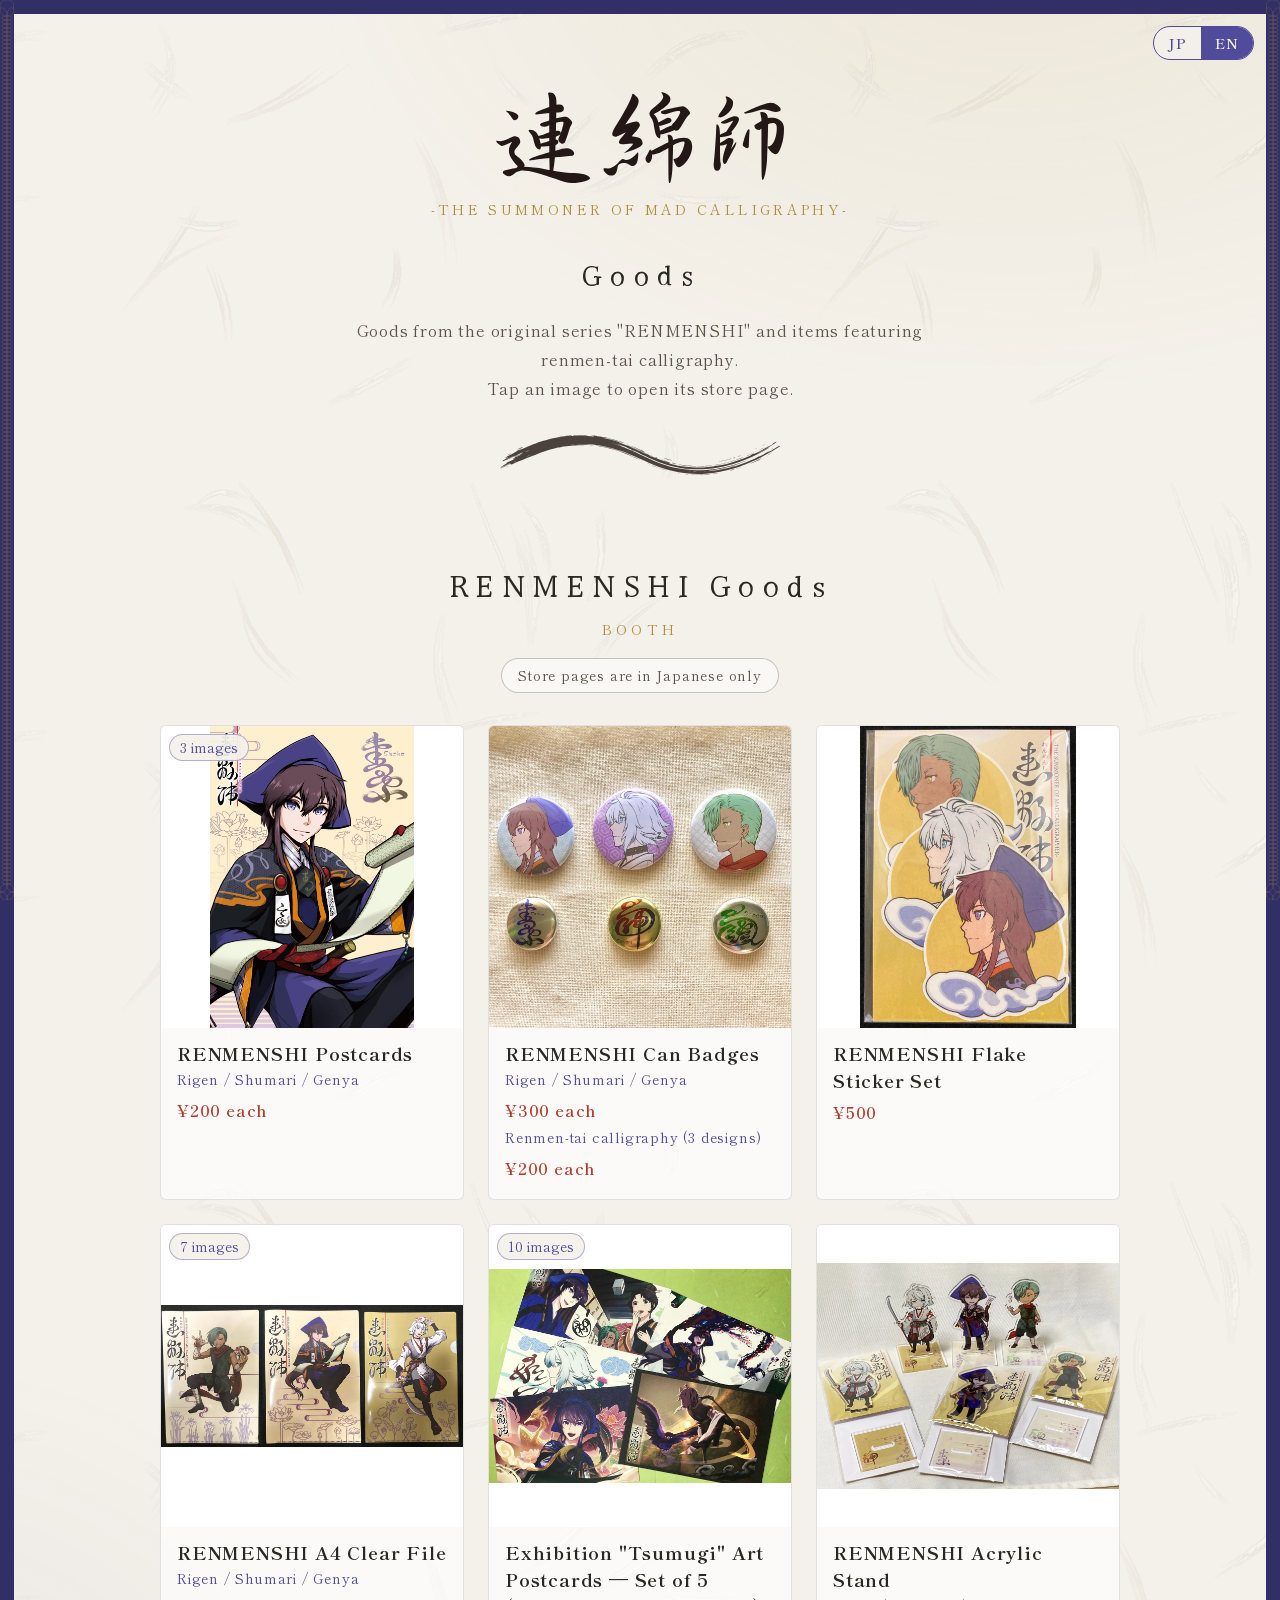
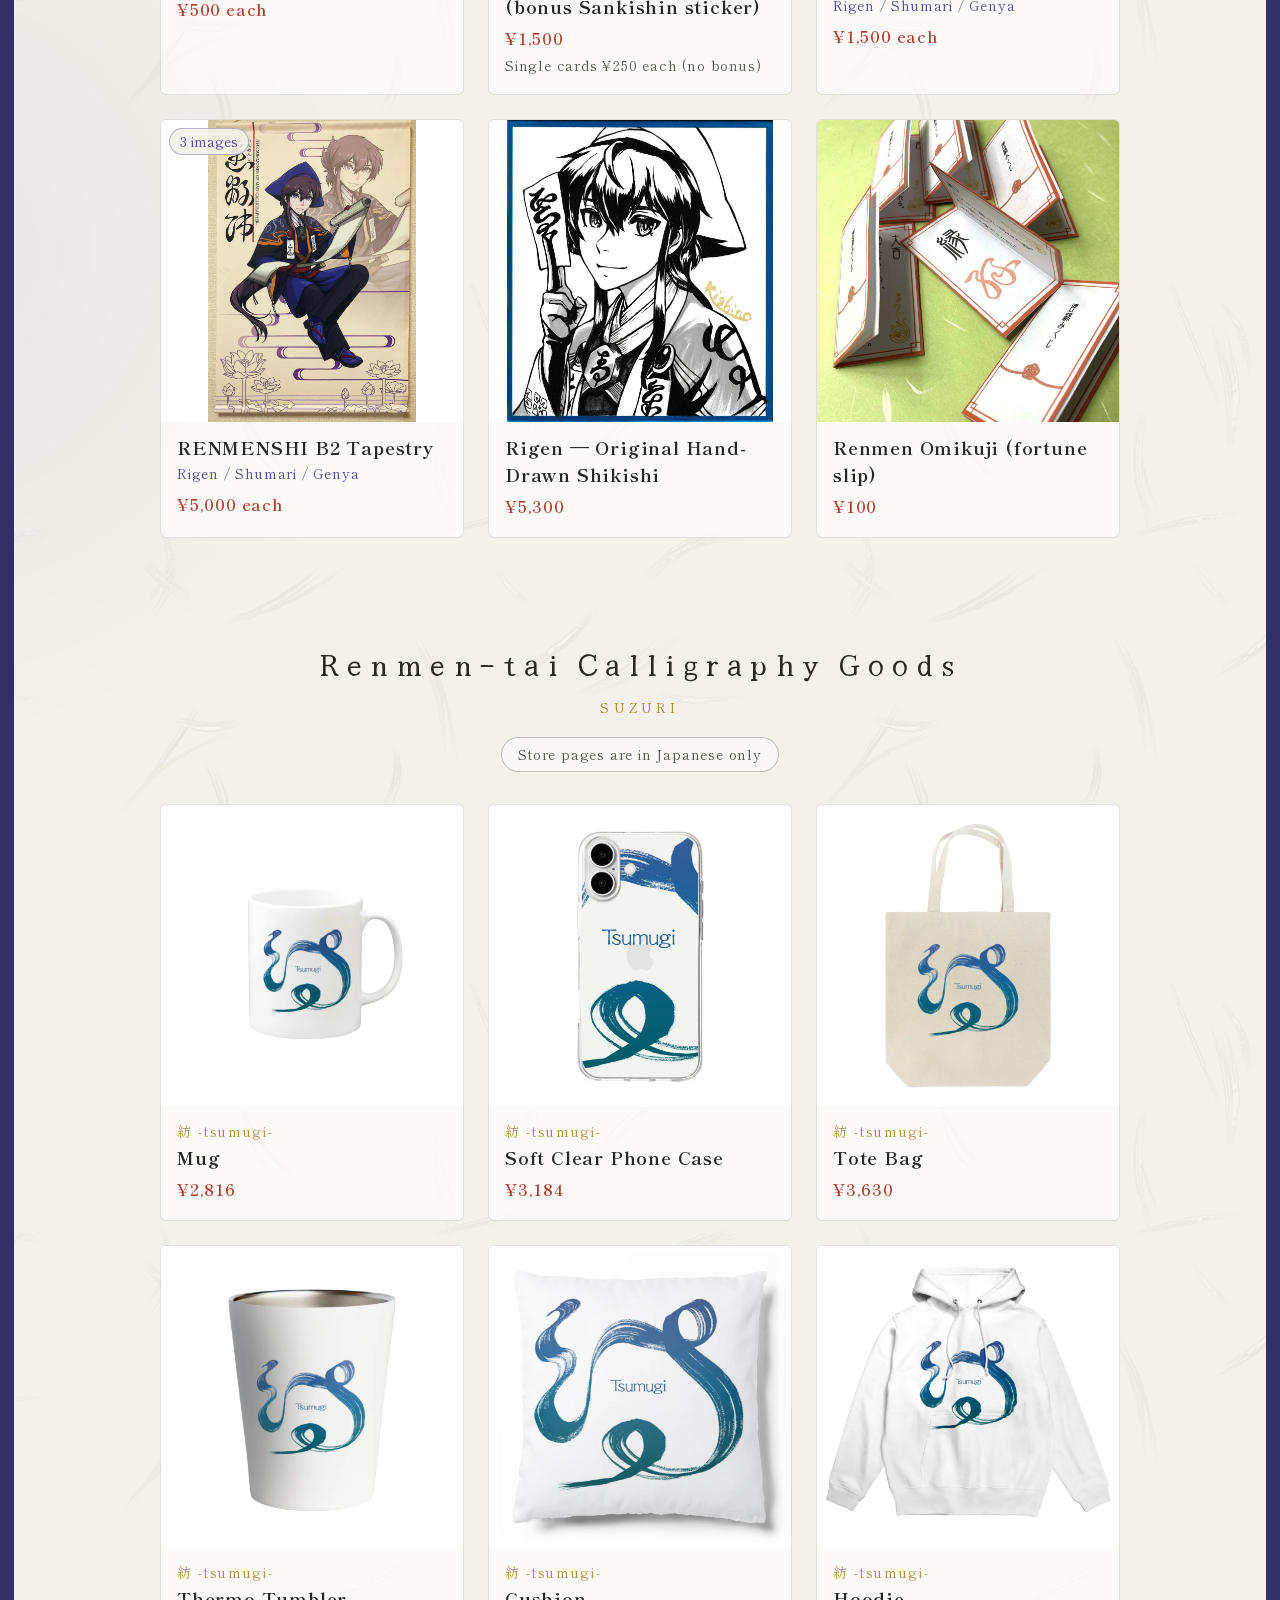
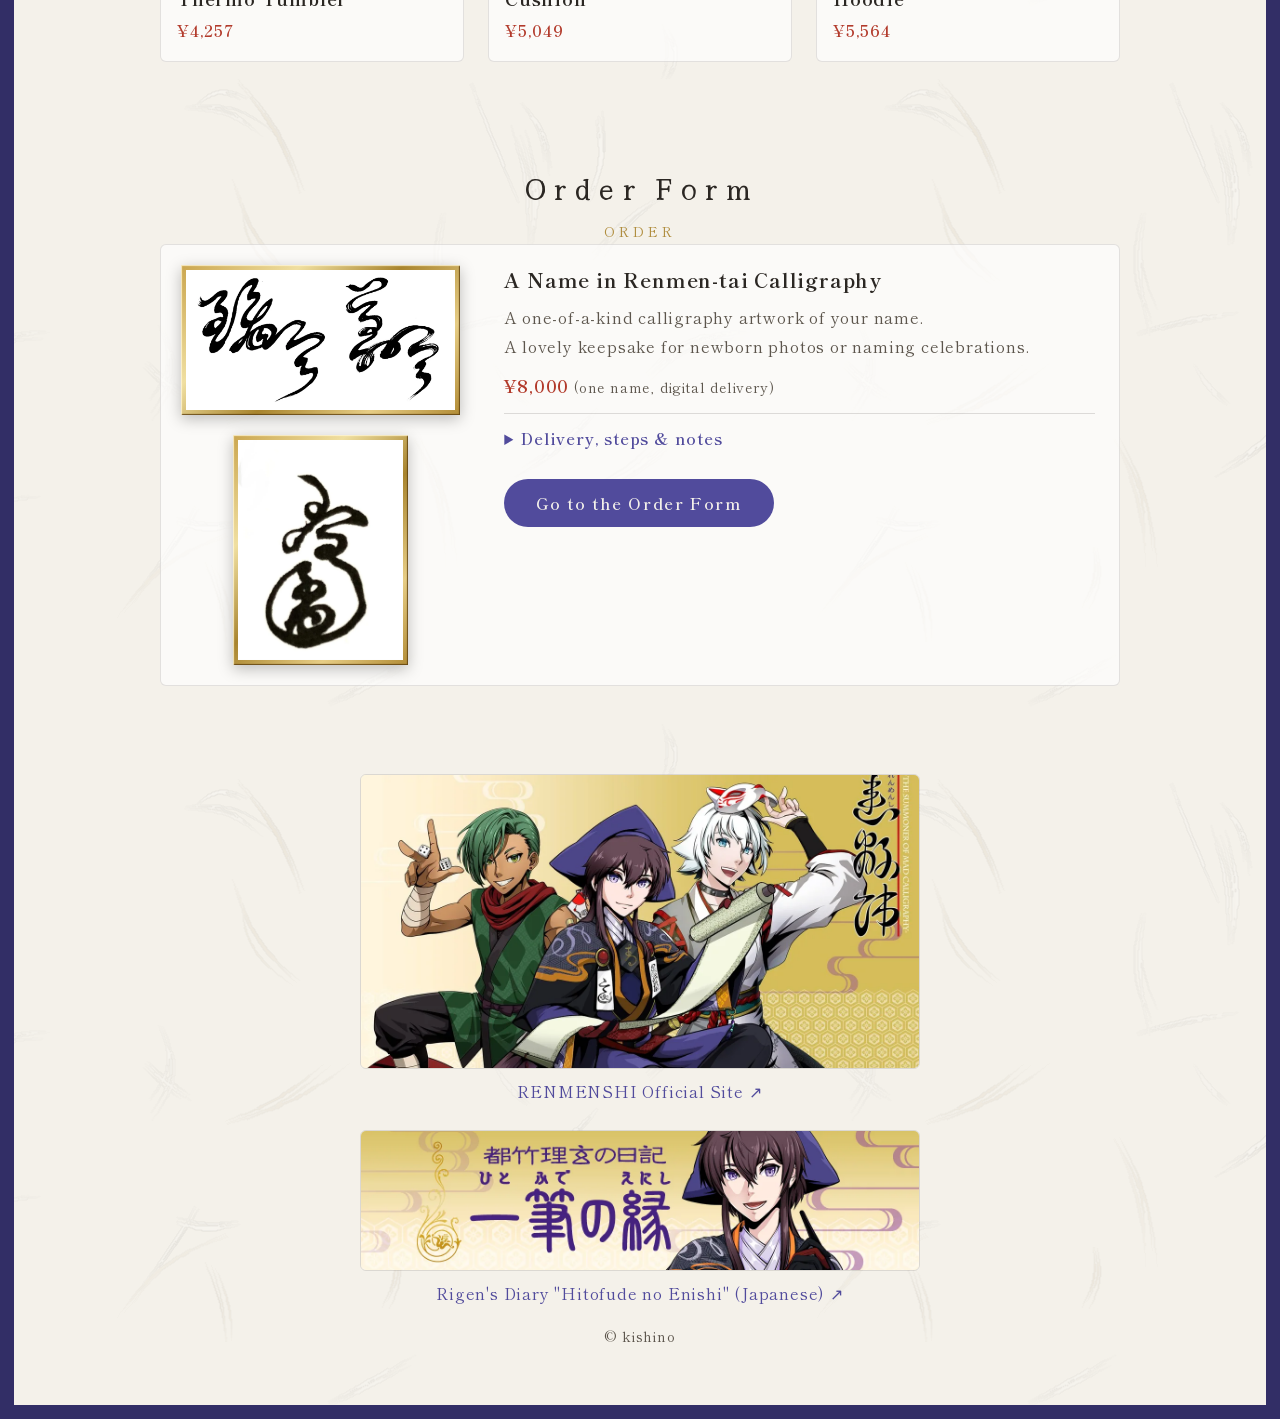
<file: shop/index.html>
<!DOCTYPE html>
<html lang="ja">
<head>
  <meta charset="UTF-8">
  <!-- Google tag (gtag.js)：公式サイトと同じ GA4 プロパティ。公開前に G-RD4MCSPCQ5 が入っているか確認すること -->
  <script async src="https://www.googletagmanager.com/gtag/js?id=G-RD4MCSPCQ5"></script>
  <script>
    window.dataLayer = window.dataLayer || [];
    function gtag() { dataLayer.push(arguments); }
    gtag('js', new Date());
    gtag('config', 'G-RD4MCSPCQ5');
  </script>
  <meta name="viewport" content="width=device-width, initial-scale=1">
  <meta name="robots" content="noai, noimageai">
  <title>『連綿師』グッズ｜RENMENSHI Goods</title>
  <meta name="description" content="kishino のオリジナル作品『連綿師』と連綿体のグッズ一覧。BOOTH・SUZURIの販売ページへご案内します。">
  <link rel="icon" href="favicon.ico">
  <link rel="apple-touch-icon" href="apple-touch-icon.png">
  <link rel="preconnect" href="https://fonts.googleapis.com">
  <link rel="preconnect" href="https://fonts.gstatic.com" crossorigin>
  <link href="https://fonts.googleapis.com/css2?family=Shippori+Mincho:wght@400;600;700&family=Yuji+Syuku&display=swap" rel="stylesheet">
  <link rel="stylesheet" href="assets/common.css">
  <style>

    /* ============ 商品カード ============ */
    .goods-grid {
      display: grid; gap: 24px;
      grid-template-columns: repeat(3, minmax(0, 1fr));
      max-width: 960px; margin: 0 auto;
    }
    .goods-item {
      display: flex; flex-direction: column;
      background: rgba(255, 255, 255, .65);
      border: 1px solid rgba(43, 39, 35, .12); border-radius: 6px; overflow: hidden;
      transition: transform .2s, box-shadow .2s;
    }
    .goods-item:hover { transform: translateY(-3px); box-shadow: 0 8px 20px rgba(50, 46, 102, .15) }

    .goods-img {
      display: block; position: relative; aspect-ratio: 1 / 1; background: #fff;
      width: 100%; padding: 0; border: 0; cursor: pointer; font: inherit;
    }
    .goods-img img { position: absolute; inset: 0; width: 100%; height: 100%; object-fit: contain; display: block }
    .goods-count {
      position: absolute; left: 8px; top: 8px;
      font-size: 14px; color: var(--kon); background: rgba(244, 241, 234, .92);
      border: 1px solid rgba(81, 75, 156, .4); padding: 0 10px; border-radius: 999px;
    }
    .goods-img::after {
      content: attr(data-hint);
      position: absolute; right: 8px; bottom: 8px;
      font-size: 14px; color: var(--washi); background: var(--kon);
      padding: 2px 10px; border-radius: 999px; opacity: 0; transition: opacity .2s;
    }
    .goods-img:hover::after, .goods-img:focus-visible::after { opacity: 1 }
    .goods-img .noimg {
      position: absolute; inset: 0; display: grid; place-items: center;
      color: var(--sumi-usu); font-size: 14px; background: var(--washi-deep);
    }

    .goods-body { padding: 12px 16px 16px }
    .goods-series { font-size: 14px; color: var(--kin); letter-spacing: .12em }
    .goods-name { font-size: 18px; font-weight: 700; line-height: 1.5; word-break: keep-all; overflow-wrap: anywhere }
    .goods-name a { color: inherit; text-decoration: none }
    .goods-name a:hover { color: var(--kon) }
    .goods-price { margin-top: 4px; font-size: 16px; color: var(--shu); font-weight: 600 }
    .goods-vars { font-size: 14px; color: var(--kon); word-break: keep-all }
    .goods-note { font-size: 14px; color: var(--sumi-usu) }

    /* ============ オーダーフォーム ============ */
    .order-card {
      display: grid; grid-template-columns: minmax(0, 1fr) minmax(280px, 2fr); max-width: 960px; margin: 0 auto;
      background: rgba(255, 255, 255, .65); border: 1px solid rgba(43, 39, 35, .12); border-radius: 6px; overflow: hidden;
    }
    .order-samples { display: flex; flex-direction: column; align-items: center; justify-content: center; gap: 20px; padding: 20px }
    /* 金縁（公式サイトの個展作品の額と同じ配色）。作例1枚ごとに囲って別の作品だと分かるようにする */
    .gold-frame {
      display: block; max-width: 100%; padding: 5px;
      background: linear-gradient(135deg, #caa54e, #f0dfa0 28%, #a8842e 52%, #e7cd85 78%, #b28c36);
      box-shadow:
        inset 1px 1px 1px rgba(255, 246, 214, .85),
        inset -1px -1px 1px rgba(92, 62, 14, .85),
        0 4px 14px rgba(0, 0, 0, .25);
    }
    .gold-frame img { display: block; max-width: 100%; max-height: 220px; width: auto; height: auto; background: #fff }
    .order-info { padding: 20px 24px 24px }
    .order-title { font-size: 20px; line-height: 1.5; word-break: keep-all; overflow-wrap: anywhere }
    .order-lead { margin-top: 8px; color: var(--sumi-usu) }
    .order-price { margin-top: 8px; font-size: 18px }
    .order-price small { font-size: 14px; color: var(--sumi-usu); font-weight: 400 }
    .order-details { margin-top: 12px; border-top: 1px solid rgba(43, 39, 35, .15) }
    .order-details summary {
      cursor: pointer; padding: 10px 0; color: var(--kon); font-weight: 600; transition: color .2s;
    }
    .order-details summary:hover { color: var(--shu) }
    .order-spec { display: grid; grid-template-columns: auto 1fr; gap: 4px 16px; font-size: 15px }
    .order-spec dt { color: var(--kin); font-weight: 600; white-space: nowrap }
    .order-steps {
      margin-top: 12px; padding: 0; list-style: none; counter-reset: step;
      display: flex; flex-direction: column; gap: 6px; font-size: 15px;
    }
    .order-steps li { counter-increment: step; display: flex; align-items: flex-start }
    .order-steps li::before {
      content: counter(step); flex: none; display: inline-grid; place-items: center;
      width: 22px; height: 22px; margin: 3px 8px 0 0; border-radius: 50%;
      background: var(--kon); color: var(--washi); font-size: 14px;
      /* Shippori Mincho の数字は字面が下寄りなので、行の高さを詰めて少し持ち上げ、円の中心に合わせる */
      line-height: 1; padding-bottom: 2px;
    }
    .order-notes { margin: 12px 0 0 1.2em; font-size: 15px; color: var(--sumi-usu) }
    .order-info .btn { margin-top: 16px }

    /* ============ ギャラリー（拡大表示） ============ */
    .lightbox {
      position: fixed; inset: 0; z-index: 100;
      display: grid; place-items: center; padding: 16px;
      background: rgba(30, 27, 60, .82);
    }
    .lightbox[hidden] { display: none }
    .lb-panel {
      width: min(880px, 100%); max-height: calc(100vh - 32px); overflow: auto;
      background: var(--washi); border-radius: 8px; padding: 16px 16px 24px;
      display: flex; flex-direction: column; align-items: center; gap: 12px;
    }
    .lb-head { width: 100%; display: flex; align-items: flex-start; gap: 12px }
    .lb-title { flex: 1; font-weight: 700; font-size: 18px; line-height: 1.5 }
    .lb-close {
      width: 40px; height: 40px; flex: none; border: 0; border-radius: 50%;
      font-size: 24px; line-height: 1; color: var(--sumi); background: transparent; cursor: pointer;
      transition: background .2s;
    }
    .lb-close:hover { background: rgba(43, 39, 35, .1) }
    .lb-stage { position: relative; width: 100%; display: grid; place-items: center; background: #fff; border-radius: 4px }
    .lb-img { max-width: 100%; max-height: min(62vh, 640px); object-fit: contain; display: block }
    .lb-nav {
      position: absolute; top: 50%; transform: translateY(-50%);
      width: 44px; height: 44px; border: 0; border-radius: 50%;
      font-size: 28px; line-height: 1; color: var(--washi); background: rgba(50, 46, 102, .7); cursor: pointer;
      transition: background .2s;
    }
    .lb-nav:hover { background: var(--kon) }
    .lb-prev { left: 8px }
    .lb-next { right: 8px }
    .lb-meta { width: 100%; display: flex; justify-content: space-between; gap: 12px; color: var(--sumi-usu) }
    .lb-count { flex: none; letter-spacing: .1em }
    .lb-thumbs { display: flex; flex-wrap: wrap; justify-content: center; gap: 8px }
    .lb-thumbs button {
      width: 64px; height: 64px; padding: 0; background: #fff; cursor: pointer;
      border: 2px solid transparent; border-radius: 4px; opacity: .6; transition: opacity .2s, border-color .2s;
    }
    .lb-thumbs button:hover { opacity: 1 }
    .lb-thumbs button[aria-current="true"] { border-color: var(--kon); opacity: 1 }
    .lb-thumbs img { width: 100%; height: 100%; object-fit: contain; display: block }
    .lb-shop { margin-top: 4px }

    footer {
      text-align: center; padding: 40px 24px 56px; color: var(--sumi-usu);
    }
    .banners { display: grid; gap: 24px; max-width: 560px; margin: 0 auto }
    .banner { display: block; color: var(--kon); text-decoration: none; transition: color .2s }
    .banner img {
      width: 100%; height: auto; display: block; border-radius: 6px;
      border: 1px solid rgba(43, 39, 35, .12); transition: transform .2s, box-shadow .2s;
    }
    .banner:hover { color: var(--shu) }
    .banner:hover img { transform: translateY(-3px); box-shadow: 0 8px 20px rgba(50, 46, 102, .18) }
    .banner-label { display: block; margin-top: 8px }
    footer small { display: block; margin-top: 16px; font-size: 14px }

    @media (max-width: 640px) {
      .order-card { grid-template-columns: 1fr }
      .order-info { padding: 16px }
    }

    @media (max-width: 560px) {
      .goods-grid { grid-template-columns: repeat(2, minmax(0, 1fr)); gap: 12px }
      .goods-body { padding: 8px 12px 12px }
      .goods-name { font-size: 16px }
      section { padding: 40px 16px }
    }
  </style>
</head>
<body>
  <div class="kikko-frame" aria-hidden="true"></div>

  <div class="lang-switch" role="group" aria-label="Language">
    <button type="button" data-lang="ja" title="日本語で表示">JP</button>
    <button type="button" data-lang="en" title="Show in English">EN</button>
  </div>

  <div class="page">
    <header>
      <img class="logo" src="assets/renmenshi.svg" alt="連綿師" draggable="false">
      <p class="logo-en">-THE SUMMONER OF MAD CALLIGRAPHY-</p>
      <h1 class="page-title">
        <span class="ja">グッズ一覧</span><span class="en">Goods</span>
      </h1>
      <p class="lead">
        <span class="ja">オリジナル作品『連綿師』と、連綿体のグッズを販売しています。<br>画像を押すと販売ページが開きます。</span>
        <span class="en">Goods from the original series "RENMENSHI" and items featuring renmen-tai calligraphy.<br>Tap an image to open its store page.</span>
      </p>
      <img class="ink-divider" src="assets/sumisen.svg" alt="" draggable="false">
    </header>

    <main>
      <section id="booth">
        <h2 class="sec-title"><span class="ja">『連綿師』グッズ</span><span class="en">RENMENSHI Goods</span></h2>
        <p class="sec-sub">BOOTH</p>
        <p class="jp-only"><span class="ja">販売ページは日本語のみです</span><span class="en">Store pages are in Japanese only</span></p>
        <div class="goods-grid" data-list="booth"></div>
      </section>

      <section id="suzuri">
        <h2 class="sec-title"><span class="ja">連綿体グッズ</span><span class="en">Renmen-tai Calligraphy Goods</span></h2>
        <p class="sec-sub">SUZURI</p>
        <p class="jp-only"><span class="ja">販売ページは日本語のみです</span><span class="en">Store pages are in Japanese only</span></p>
        <div class="goods-grid" data-list="suzuri"></div>
      </section>

      <section id="order" class="order">
        <h2 class="sec-title"><span class="ja">オーダーフォーム</span><span class="en">Order Form</span></h2>
        <p class="sec-sub">ORDER</p>

        <article class="order-card">
          <div class="order-samples">
            <span class="gold-frame"><img src="images/order made/Sora_Riku.webp" alt="連綿体で書いたお名前の作例1" draggable="false"></span>
            <span class="gold-frame"><img src="images/order made/Leon.webp" alt="連綿体で書いたお名前の作例2" draggable="false"></span>
          </div>
          <div class="order-info">
            <h3 class="order-title">
              <span class="ja">お名前を<wbr>連綿体で書きます</span>
              <span class="en">A Name in Renmen-tai Calligraphy</span>
            </h3>
            <p class="order-lead">
              <span class="ja"><span class="nb">一点ものの書作品として</span><span class="nb">お書きします。</span><br><span class="nb">ニューボーンフォトや</span><span class="nb">命名の記念にもどうぞ。</span></span>
              <span class="en">A one-of-a-kind calligraphy artwork of your name.<br>A lovely keepsake for newborn photos or naming celebrations.</span>
            </p>
            <p class="goods-price order-price">
              <span class="ja">¥8,000<small>（1名分・データ納品）</small></span>
              <span class="en">¥8,000<small> (one name, digital delivery)</small></span>
            </p>

            <details class="order-details">
              <summary title="クリックで開閉します / Click to open or close">
                <span class="ja">納品形式・流れ・ご注意を見る</span><span class="en">Delivery, steps &amp; notes</span>
              </summary>
              <dl class="order-spec">
                <dt><span class="ja">納品</span><span class="en">Delivery</span></dt>
                <dd><span class="ja">PDF（A4サイズまで）と、背景が透明なPNGの2点</span><span class="en">PDF (up to A4) + transparent PNG</span></dd>
                <dt><span class="ja">文字数</span><span class="en">Length</span></dt>
                <dd><span class="ja">2文字程度（3文字以上はご相談ください）</span><span class="en">About 2 characters (please ask about 3 or more)</span></dd>
                <dt><span class="ja">納期</span><span class="en">Delivery time</span></dt>
                <dd><span class="ja">ご入金確認後から約2週間</span><span class="en">About 2 weeks after payment is confirmed</span></dd>
                <dt><span class="ja">お支払い</span><span class="en">Payment</span></dt>
                <dd><span class="ja">全額前払い（ゆうちょ銀行へのお振込／JPYC〈Polygon〉）<br>クレジットカードをご希望の方はご相談ください</span><span class="en">Full payment in advance (bank transfer to Japan Post Bank / JPYC on Polygon)<br>If you'd like to pay by credit card, please ask.</span></dd>
                <dt><span class="ja">ご利用</span><span class="en">Use</span></dt>
                <dd><span class="ja">個人の記念としてお使いください（商用はご相談ください）</span><span class="en">For personal keepsakes (please ask about commercial use)</span></dd>
              </dl>
              <ol class="order-steps">
                <li><span class="ja">申し込みフォームから送信</span><span class="en">Send the order form</span></li>
                <li><span class="ja">お受けできるかをご連絡</span><span class="en">We reply whether we can take it</span></li>
                <li><span class="ja">お支払い（全額前払い）</span><span class="en">Payment (in full, in advance)</span></li>
                <li><span class="ja">作風の候補から1つ選んでいただく</span><span class="en">Choose one style from the drafts</span></li>
                <li><span class="ja">清書して納品</span><span class="en">Final piece delivered</span></li>
              </ol>
              <ul class="order-notes">
                <li><span class="ja"><span class="nb">お名前の文字によっては、</span><span class="nb">連綿体に向かず</span><span class="nb">お受けできない場合がございます。</span><br><span class="nb">あらかじめご了承ください。</span></span><span class="en">Some names may not suit renmen-tai; in that case we may decline the request.<br>Thank you for your understanding.</span></li>
                <li><span class="ja"><span class="nb">一点ものの作品として</span><span class="nb">お書きするため、</span><br><span class="nb">清書後の部分的な修正には</span><span class="nb">お応えいたしかねます。</span></span><span class="en">As each piece is an original artwork,<br>partial revisions after the final piece are not available.</span></li>
              </ul>
            </details>

            <!-- 申し込みフォームは同じフォルダの order.html（同じタブで開く）。空にすると「準備中」になる -->
            <a class="btn" id="order-btn"></a>
          </div>
        </article>
      </section>
    </main>

    <footer>
      <div class="banners">
        <a class="banner" href="https://renmenshi.kishino-artworks.com/" target="_blank" rel="noopener" title="『連綿師』公式サイト（別タブで開きます） / RENMENSHI Official Site (opens in a new tab)">
          <img src="assets/banner_renmenshi.webp" alt="『連綿師』公式サイト" draggable="false">
          <span class="banner-label"><span class="ja">『連綿師』公式サイト</span><span class="en">RENMENSHI Official Site</span> ↗</span>
        </a>
        <a class="banner" href="https://tsudukirigen.substack.com/" target="_blank" rel="noopener" title="理玄の日記『一筆の縁』（別タブで開きます） / Rigen's Diary (opens in a new tab)">
          <img src="assets/banner_hitofude.webp" alt="都竹理玄の日記『一筆の縁』" draggable="false">
          <span class="banner-label"><span class="ja">理玄の日記『一筆の縁』</span><span class="en">Rigen's Diary "Hitofude no Enishi" (Japanese)</span> ↗</span>
        </a>
      </div>
      <small>© kishino</small>
    </footer>
  </div>

  <div id="lightbox" class="lightbox" role="dialog" aria-modal="true" aria-label="Gallery" hidden>
    <div class="lb-panel">
      <div class="lb-head">
        <p class="lb-title"></p>
        <button type="button" class="lb-close" title="閉じる / Close" aria-label="Close">×</button>
      </div>
      <div class="lb-stage">
        <button type="button" class="lb-nav lb-prev" title="前の画像 / Previous" aria-label="Previous">‹</button>
        <img class="lb-img" alt="" draggable="false">
        <button type="button" class="lb-nav lb-next" title="次の画像 / Next" aria-label="Next">›</button>
      </div>
      <p class="lb-meta"><span class="lb-cap"></span><span class="lb-count"></span></p>
      <div class="lb-thumbs"></div>
      <a class="btn lb-shop" target="_blank" rel="noopener"></a>
    </div>
  </div>

  <script>
    /* ===== オーダーフォームのURL（未設定のあいだは空のまま） ===== */
    const ORDER_FORM_URL = "order.html";

    /* ===== 商品データ =====
       imgs … 画像の一覧。1枚なら画像を押すと販売ページへ、2枚以上なら拡大表示（ギャラリー）が開く
       画像は { src, ja, en } で書く（ja/en は拡大表示のときの説明。不要なら src の文字列だけでよい）
       imgs が空なら「画像準備中」を表示する */
    const B = "images/booth/";
    const GOODS = {
      booth: {
        shop: "BOOTH",
        // 並びは表示価格の安い順。連綿みくじはおまけなので最後（3列表示で右下）
        items: [
          { url: "https://lmaworks.booth.pm/items/7155207",
            ja: "【連綿師】|ポストカード", en: "RENMENSHI Postcards", price: "各¥200", priceEn: "¥200 each", vars: { ja: "理玄／|シュマリ／|玄也", en: "Rigen / Shumari / Genya" },
            imgs: [
              { src: B + "Postcard_縦断裁-_Renmenshi_Rigen.webp", ja: "理玄", en: "Rigen" },
              { src: B + "Postcard_縦断裁-_Renmenshi_Shumari.webp", ja: "シュマリ", en: "Shumari" },
              { src: B + "Postcard_縦断裁-_Renmenshi_Genya.webp", ja: "玄也", en: "Genya" },
            ] },
          { url: "https://lmaworks.booth.pm/items/7155336",
            ja: "【連綿師】|カンバッジ", en: "RENMENSHI Can Badges",
            // 種類ごとに価格が違うときは rows で「種類→価格」を並べる
            rows: [
              { vars: { ja: "理玄／|シュマリ／|玄也", en: "Rigen / Shumari / Genya" }, price: "各¥300", priceEn: "¥300 each" },
              { vars: { ja: "連綿体|（書家／|大神／|大蛇）", en: "Renmen-tai calligraphy (3 designs)" }, price: "各¥200", priceEn: "¥200 each" },
            ],
            imgs: [B + "カンバッジ.webp"] },
          { url: "https://lmaworks.booth.pm/items/7155584",
            ja: "【連綿師】|フレークシール|セット", en: "RENMENSHI Flake Sticker Set", price: "¥500",
            imgs: [B + "フレークシールセット_1500x2105.webp"] },
          { url: "https://lmaworks.booth.pm/items/7155569",
            ja: "【連綿師】|A4|クリアファイル", en: "RENMENSHI A4 Clear File", price: "各¥500", priceEn: "¥500 each", vars: { ja: "理玄／|シュマリ／|玄也", en: "Rigen / Shumari / Genya" },
            imgs: [
              { src: B + "3人衆_クリアファイル.webp", ja: "3キャラセット", en: "Set of 3" },
              { src: B + "理玄_クリアファイル.webp", ja: "理玄", en: "Rigen" },
              { src: B + "PrintPac_clearfile_A4_Rigen_ol.webp", ja: "理玄（表・裏）", en: "Rigen (front & back)" },
              { src: B + "シュマリ_クリアファイル.webp", ja: "シュマリ", en: "Shumari" },
              { src: B + "PrintPac_clearfile_A4_Shumari_ol.webp", ja: "シュマリ（表・裏）", en: "Shumari (front & back)" },
              { src: B + "玄也_クリアファイル.webp", ja: "玄也", en: "Genya" },
              { src: B + "PrintPac_clearfile_A4_Genya_ol.webp", ja: "玄也（表・裏）", en: "Genya (front & back)" },
            ] },
          { url: "https://lmaworks.booth.pm/items/8662568",
            ja: "個展【紡】|作品|ポストカード| 全5種|セット\n（特典：|三貴神|ステッカー付）", en: "Exhibition \"Tsumugi\" Art Postcards — Set of 5\n(bonus Sankishin sticker)",
            price: "¥1,500",
            note: { ja: "単品 ¥250　|※特典は無し", en: "Single cards ¥250 each (no bonus)" },
            imgs: [
              { src: B + "個展作品ポスカ5枚組_実物_1500x1064.webp", ja: "ポストカード 全5種", en: "All 5 postcards" },
              { src: B + "kishino個展【tsumugi】キービジュアル_postcard.webp", ja: "キービジュアル", en: "Key visual" },
              { src: B + "狐面とシュマリ_postcard.webp", ja: "狐面とシュマリ", en: "Kitsunemen & Shumari" },
              { src: B + "初陣_闇を切り裂く一閃_postcard.webp", ja: "初陣 ─ 闇を切り裂く一閃", en: "First Battle" },
              { src: B + "団子_postcard.webp", ja: "団子", en: "Dango" },
              { src: B + "理玄_連綿術発動_紙魚_postcard.webp", ja: "理玄 ─ 連綿術発動", en: "Rigen" },
              { src: B + "三貴神シール01.webp", ja: "特典：三貴神ステッカー", en: "Bonus: Sankishin stickers" },
              { src: B + "【紡】天照大御神ステッカー.webp", ja: "天照大御神", en: "Amaterasu" },
              { src: B + "【紡】月読命ステッカー.webp", ja: "月読命", en: "Tsukuyomi" },
              { src: B + "【紡】素戔嗚尊ステッカー.webp", ja: "素戔嗚尊", en: "Susanoo" },
            ] },
          { url: "https://lmaworks.booth.pm/items/7155446",
            ja: "【連綿師】|アクリル|スタンド", en: "RENMENSHI Acrylic Stand", price: "各¥1,500", priceEn: "¥1,500 each", vars: { ja: "理玄／|シュマリ／|玄也", en: "Rigen / Shumari / Genya" },
            imgs: [B + "アクスタ集合絵.webp"] },
          { url: "https://lmaworks.booth.pm/items/7155601",
            ja: "【連綿師】|B2|タペストリー", en: "RENMENSHI B2 Tapestry", price: "各¥5,000", priceEn: "¥5,000 each", vars: { ja: "理玄／|シュマリ／|玄也", en: "Rigen / Shumari / Genya" },
            imgs: [
              { src: B + "理玄_B2タペストリー_w1200.webp", ja: "理玄", en: "Rigen" },
              { src: B + "茱真理_B2タペストリー_w1200.webp", ja: "シュマリ", en: "Shumari" },
              { src: B + "玄也_B2タペストリー_w1200.webp", ja: "玄也", en: "Genya" },
            ] },
          { url: "https://lmaworks.booth.pm/items/7828922",
            ja: "理玄・|原画色紙", en: "Rigen — Original Hand-Drawn Shikishi", price: "¥5,300",
            imgs: [B + "理玄色紙2_12×13.5cm.webp"] },
          { url: "https://lmaworks.booth.pm/items/8662575",
            ja: "連綿|みくじ", en: "Renmen Omikuji (fortune slip)", price: "¥100",
            imgs: [B + "連綿みくじ_01.webp"] },
        ]
      },
      suzuri: {
        shop: "SUZURI",
        series: "紡 -tsumugi-",
        // 並びは表示価格の安い順
        items: [
          { url: "https://suzuri.jp/_kishino/20910897/mug/m/white",
            ja: "マグカップ", en: "Mug", price: "¥2,816", imgs: ["images/suzuri/05_mug.webp"] },
          { url: "https://suzuri.jp/_kishino/20910897/soft-clear-smartphone-case/iphone16/clear",
            ja: "ソフトクリア|スマホケース", en: "Soft Clear Phone Case", price: "¥3,184", imgs: ["images/suzuri/04_smartphone-case.webp"] },
          { url: "https://suzuri.jp/_kishino/20910897/tote-bag/m/natural",
            ja: "トートバッグ", en: "Tote Bag", price: "¥3,630", imgs: ["images/suzuri/02_tote-bag.webp"] },
          { url: "https://suzuri.jp/_kishino/20910897/thermo-tumbler/360ml/white",
            ja: "サーモ|タンブラー", en: "Thermo Tumbler", price: "¥4,257", imgs: ["images/suzuri/06_thermo-tumbler.webp"] },
          { url: "https://suzuri.jp/_kishino/20910897/cushion/free/white",
            ja: "クッション", en: "Cushion", price: "¥5,049", imgs: ["images/suzuri/01_cushion.webp"] },
          { url: "https://suzuri.jp/_kishino/20910897/hoodie/s/white",
            ja: "パーカー", en: "Hoodie", price: "¥5,564", imgs: ["images/suzuri/03_hoodie.webp"] },
        ]
      }
    };

    const esc = s => String(s).replace(/[&<>"]/g, c => ({ "&": "&amp;", "<": "&lt;", ">": "&gt;", '"': "&quot;" }[c]));
    // 商品名の「|」は折り返してよい位置（語の途中で改行させないため）
    // 「\n」は必ず改行する位置
    const nameHtml = s => esc(s).split("|").join("<wbr>").split("\n").join("<br>");
    const brHtml = s => esc(s).split("\n").join("<br>");
    const plain = s => String(s).split("|").join("").split("\n").join(" ");
    // 「|」で区切ったかたまりを inline-block で包む（Safari でもかたまりの途中では折り返さない）
    const nbHtml = s => esc(s).split("|").map(x => `<span class="nb">${x}</span>`).join("");
    const bi = (ja, en) => `<span class="ja">${ja}</span><span class="en">${en}</span>`;
    const NOIMG = `<span class="noimg">${bi("画像準備中", "Image coming soon")}</span>`;
    // 画像は文字列でも { src, ja, en } でも書けるようにそろえる
    const normImgs = it => (it.imgs || []).map(x => typeof x === "string" ? { src: x } : x);

    function render() {
      for (const [key, group] of Object.entries(GOODS)) {
        const grid = document.querySelector(`[data-list="${key}"]`);
        grid.innerHTML = group.items.map((it, idx) => {
          const tip = `${group.shop}で開きます（別タブ） / Opens ${group.shop} in a new tab`;
          const imgs = normImgs(it);
          const alt = esc(plain(it.ja));
          let media;
          if (imgs.length > 1) {
            media = `<button type="button" class="goods-img" data-gallery="${key}:${idx}"
                title="画像を拡大して見る（${imgs.length}枚） / View ${imgs.length} images" data-hint="${esc(`拡大 ${imgs.length}枚`)}">
                <img src="${esc(imgs[0].src)}" alt="${alt}" loading="lazy" draggable="false">
                <span class="goods-count">${bi(`全${imgs.length}枚`, `${imgs.length} images`)}</span>
              </button>`;
          } else if (imgs.length === 1) {
            media = `<a class="goods-img" href="${esc(it.url)}" target="_blank" rel="noopener" title="${esc(tip)}" data-hint="${group.shop} ↗">
                <img src="${esc(imgs[0].src)}" alt="${alt}" loading="lazy" draggable="false">
              </a>`;
          } else {
            media = `<a class="goods-img" href="${esc(it.url)}" target="_blank" rel="noopener" title="${esc(tip)}" data-hint="${group.shop} ↗">${NOIMG}</a>`;
          }
          return `
          <article class="goods-item">
            ${media}
            <div class="goods-body">
              ${group.series ? `<p class="goods-series">${esc(group.series)}</p>` : ""}
              <h3 class="goods-name"><a href="${esc(it.url)}" target="_blank" rel="noopener" title="${esc(tip)}">
                ${bi(nameHtml(it.ja), brHtml(it.en))}</a></h3>
              ${(it.rows || [it]).map(r => `
                ${r.vars ? `<p class="goods-vars">${bi(nbHtml(r.vars.ja), esc(r.vars.en))}</p>` : ""}
                <p class="goods-price">${bi(esc(r.price), esc(r.priceEn || r.price))}</p>`).join("")}
              ${it.note ? `<p class="goods-note">${bi(esc(it.note.ja).split("|").map(x => `<span class="nb">${x}</span>`).join(""), esc(it.note.en))}</p>` : ""}
            </div>
          </article>`;
        }).join("");
      }
      // 画像ファイルが見つからないときは「画像準備中」に差し替える
      document.querySelectorAll(".goods-img img").forEach(img => {
        img.addEventListener("error", () => img.outerHTML = NOIMG, { once: true });
      });
      document.querySelectorAll("[data-gallery]").forEach(btn => btn.addEventListener("click", () => {
        const [key, idx] = btn.dataset.gallery.split(":");
        openGallery(GOODS[key], GOODS[key].items[idx], btn);
      }));

      const btn = document.getElementById("order-btn");
      if (ORDER_FORM_URL) {
        btn.href = ORDER_FORM_URL;
        btn.title = "申し込みフォームへ進みます / Go to the order form";
        btn.innerHTML = bi("申し込みフォームへ", "Go to the Order Form");
      } else {
        btn.classList.add("is-disabled");
        btn.setAttribute("aria-disabled", "true");
        btn.title = "準備中です / Coming soon";
        btn.innerHTML = bi("準備中", "Coming soon");
      }
    }

    /* ===== ギャラリー（拡大表示＋スライド） ===== */
    const lb = document.getElementById("lightbox");
    const lbImg = lb.querySelector(".lb-img");
    const lbCap = lb.querySelector(".lb-cap");
    const lbCount = lb.querySelector(".lb-count");
    const lbThumbs = lb.querySelector(".lb-thumbs");
    const lbTitle = lb.querySelector(".lb-title");
    const lbShop = lb.querySelector(".lb-shop");
    let lbList = [], lbIndex = 0, lbOpener = null;

    function openGallery(group, it, opener) {
      lbList = normImgs(it);
      lbOpener = opener;
      lbTitle.innerHTML = bi(esc(plain(it.ja)), esc(it.en));
      lbShop.href = it.url;
      lbShop.title = `${group.shop}で開きます（別タブ） / Opens ${group.shop} in a new tab`;
      lbShop.innerHTML = bi(`${group.shop}で見る ↗`, `View on ${group.shop} ↗`);
      lbThumbs.innerHTML = lbList.map((im, i) =>
        `<button type="button" data-i="${i}" title="${esc(im.ja || "")}"><img src="${esc(im.src)}" alt="" draggable="false"></button>`).join("");
      lbThumbs.querySelectorAll("button").forEach(b => b.addEventListener("click", () => showSlide(+b.dataset.i)));
      showSlide(0);
      lb.hidden = false;
      document.body.style.overflow = "hidden";
      lb.querySelector(".lb-close").focus();
    }
    function closeGallery() {
      lb.hidden = true;
      document.body.style.overflow = "";
      if (lbOpener) lbOpener.focus();
    }
    function showSlide(i) {
      lbIndex = (i + lbList.length) % lbList.length;
      const im = lbList[lbIndex];
      lbImg.src = im.src;
      lbImg.alt = im.ja || "";
      lbCap.innerHTML = im.ja ? bi(esc(im.ja), esc(im.en || im.ja)) : "";
      lbCount.textContent = `${lbIndex + 1} / ${lbList.length}`;
      lbThumbs.querySelectorAll("button").forEach((b, n) => b.setAttribute("aria-current", n === lbIndex));
    }
    lb.querySelector(".lb-prev").addEventListener("click", () => showSlide(lbIndex - 1));
    lb.querySelector(".lb-next").addEventListener("click", () => showSlide(lbIndex + 1));
    lb.querySelector(".lb-close").addEventListener("click", closeGallery);
    lb.addEventListener("click", e => { if (e.target === lb) closeGallery() });
    document.addEventListener("keydown", e => {
      if (lb.hidden) return;
      if (e.key === "Escape") closeGallery();
      if (e.key === "ArrowLeft") showSlide(lbIndex - 1);
      if (e.key === "ArrowRight") showSlide(lbIndex + 1);
    });
    // スマホのスワイプで前後へ
    let touchX = null;
    lb.addEventListener("touchstart", e => { touchX = e.touches[0].clientX }, { passive: true });
    lb.addEventListener("touchend", e => {
      if (touchX === null) return;
      const dx = e.changedTouches[0].clientX - touchX;
      if (Math.abs(dx) > 50) showSlide(lbIndex + (dx < 0 ? 1 : -1));
      touchX = null;
    });

    render();
  </script>
  <script src="assets/common.js"></script>
</body>
</html>
</file>
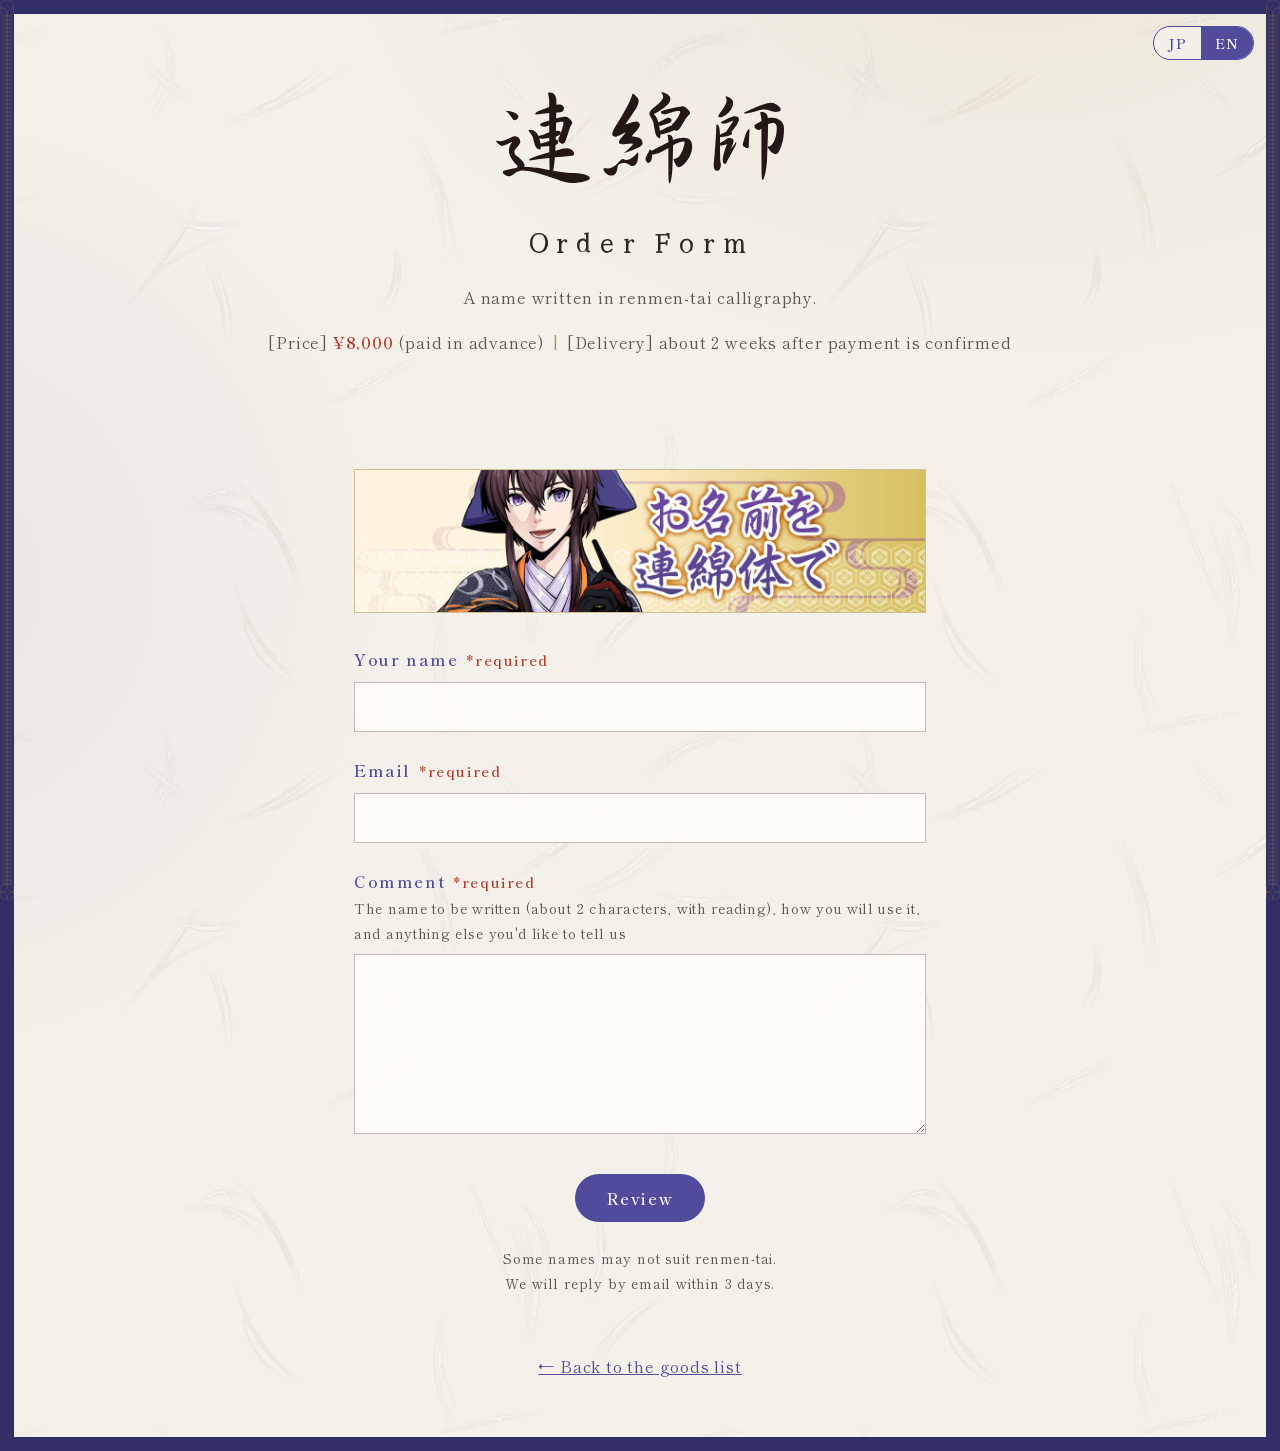
<file: shop/order.html>
<!DOCTYPE html>
<html lang="ja">
<head>
  <meta charset="UTF-8">
  <!-- Google tag (gtag.js)：公式サイトと同じ GA4 プロパティ。公開前に G-RD4MCSPCQ5 が入っているか確認すること -->
  <script async src="https://www.googletagmanager.com/gtag/js?id=G-RD4MCSPCQ5"></script>
  <script>
    window.dataLayer = window.dataLayer || [];
    function gtag() { dataLayer.push(arguments); }
    gtag('js', new Date());
    gtag('config', 'G-RD4MCSPCQ5');
  </script>
  <meta name="viewport" content="width=device-width, initial-scale=1">
  <meta name="robots" content="noai, noimageai">
  <title>お名前を連綿体で｜申し込みフォーム</title>
  <meta name="description" content="お名前を連綿体で書くオーダーの申し込みフォームです。">
  <link rel="icon" href="favicon.ico">
  <link rel="apple-touch-icon" href="apple-touch-icon.png">
  <link rel="preconnect" href="https://fonts.googleapis.com">
  <link rel="preconnect" href="https://fonts.gstatic.com" crossorigin>
  <link href="https://fonts.googleapis.com/css2?family=Shippori+Mincho:wght@400;600;700&family=Yuji+Syuku&display=swap" rel="stylesheet">
  <link rel="stylesheet" href="assets/common.css">
  <style>
    /* 入力欄・確認画面は公式サイト（04_公式サイト）のお問い合わせと同じ作り */
    .form-wrap { max-width: 620px; margin: 0 auto }
    .form-summary { margin: 16px 0 32px; color: var(--sumi-usu) }
    .form-summary b { color: var(--shu); font-weight: 600 }
    .form-summary .sep { margin: 0 8px; color: var(--kin) }
    /* 1行に収まらない幅では「｜」が行末に残るので、区切りを消して2行にする */
    @media (max-width: 640px) {
      .form-summary .sep { display: none }
      .form-summary .nb { display: block }
    }
    .form-banner { display: block; width: 100%; height: auto; margin-bottom: 32px; border: 1px solid rgba(176, 141, 62, .5) }
    .form-row { margin-bottom: 24px }
    .form-row label { display: block; font-weight: 600; letter-spacing: .1em; margin-bottom: 8px; color: var(--kon) }
    .form-row label .req { color: var(--shu); font-size: 14px; margin-left: 8px }
    .form-row .hint { display: block; font-size: 14px; color: var(--sumi-usu); font-weight: 400; letter-spacing: .05em }
    .form-row input, .form-row textarea {
      width: 100%; padding: 12px 14px;
      font: 16px 'Shippori Mincho', serif; color: var(--sumi);
      border: 1px solid rgba(43, 39, 35, .3); background: rgba(255, 253, 248, .9);
      outline: none; transition: border .3s;
    }
    .form-row input:focus, .form-row textarea:focus { border-color: var(--kon) }
    .form-row textarea { min-height: 180px; resize: vertical }
    .btn-row, .confirm-btns { display: flex; gap: 16px; justify-content: center; flex-wrap: wrap }
    .btn-row .btn, .confirm-btns .btn { margin-top: 8px; border: 0; cursor: pointer }
    .btn.ghost { background: transparent; color: var(--kon); border: 1px solid var(--kon) }
    .btn.ghost:hover { background: rgba(81, 75, 156, .08) }
    .form-note { margin-top: 24px; text-align: center; font-size: 14px; color: var(--sumi-usu) }
    .form-error { margin-top: 16px; text-align: center; color: var(--shu) }

    .confirm-box {
      background: rgba(255, 253, 248, .85); border: 1px solid rgba(176, 141, 62, .5);
      padding: 32px 28px; margin-bottom: 24px;
    }
    .confirm-box h3 {
      font-family: 'Yuji Syuku', serif; font-weight: 400; font-size: 20px;
      letter-spacing: .3em; text-align: center; color: var(--kon); margin-bottom: 16px;
    }
    .confirm-row { padding: 12px 0; border-bottom: 1px dotted rgba(176, 141, 62, .5) }
    .confirm-row:last-of-type { border-bottom: none }
    .confirm-row .cl { display: block; font-size: 14px; color: var(--kon); font-weight: 600; letter-spacing: .15em; margin-bottom: 4px }
    .confirm-row .cv { white-space: pre-wrap; word-break: break-word }
    .confirm-msg { text-align: center; margin-bottom: 8px }
    .thanks { text-align: center; padding: 24px 0 8px }
    .thanks p { margin-bottom: 24px }

    .back { text-align: center; padding: 8px 24px 56px }
    .back a { color: var(--kon) }
    .back a:hover { color: var(--shu) }
  </style>
</head>
<body>
  <div class="kikko-frame" aria-hidden="true"></div>

  <div class="lang-switch" role="group" aria-label="Language">
    <button type="button" data-lang="ja" title="日本語で表示">JP</button>
    <button type="button" data-lang="en" title="Show in English">EN</button>
  </div>

  <div class="page">
    <header>
      <a href="index.html" title="グッズ一覧へ戻る / Back to the goods list"><img class="logo" src="assets/renmenshi.svg" alt="連綿師" draggable="false"></a>
      <h1 class="page-title">
        <span class="ja">申し込みフォーム</span><span class="en">Order Form</span>
      </h1>
      <p class="lead">
        <span class="ja"><span class="nb">お名前を</span><span class="nb">連綿体で書きます。</span></span>
        <span class="en">A name written in renmen-tai calligraphy.</span>
      </p>
      <p class="form-summary">
        <span class="ja"><span class="nb">【料金】 <b>¥8,000</b>（全額前払い）</span><span class="sep">｜</span><span class="nb">【納期】 ご入金確認後から約2週間</span></span>
        <span class="en"><span class="nb">[Price] <b>¥8,000</b> (paid in advance)</span><span class="sep">|</span><span class="nb">[Delivery] about 2 weeks after payment is confirmed</span></span>
      </p>
    </header>

    <main>
      <section class="form-wrap">
        <img class="form-banner" src="images/order made/renmentai_banner_120x300.webp" alt="お名前を連綿体で" width="1200" height="300" draggable="false">

        <!-- 見た目は自前のフォーム、送り先は Googleフォーム（2026-10-01〜。FormSubmit が送信できなくなったため）。
             name の entry.○○ は Googleフォームの各質問の番号。フォーム側で質問を追加・削除・並べ替えたら、ここも合わせて直す -->
        <form id="orderForm" action="https://docs.google.com/forms/d/e/1FAIpQLSefnsCxj4_e7kLtJ3LN7xdlAq9oBdCqlqhE9ZtC-neEtCUKBA/formResponse" method="POST">
          <div class="form-row">
            <label for="oName"><span class="ja">ご氏名</span><span class="en">Your name</span><span class="req"><span class="ja">＊必須</span><span class="en">*required</span></span></label>
            <input type="text" id="oName" name="entry.2005620554" autocomplete="name" required>
          </div>
          <div class="form-row">
            <label for="oMail"><span class="ja">メールアドレス</span><span class="en">Email</span><span class="req"><span class="ja">＊必須</span><span class="en">*required</span></span></label>
            <input type="email" id="oMail" name="entry.1045781291" autocomplete="email" required>
          </div>
          <div class="form-row">
            <label for="oBody">
              <span class="ja">コメント</span><span class="en">Comment</span><span class="req"><span class="ja">＊必須</span><span class="en">*required</span></span>
              <span class="hint">
                <span class="ja">書いてほしいお名前（2文字程度・ふりがなも）、用途、その他お伝えしたいことなど</span>
                <span class="en">The name to be written (about 2 characters, with reading), how you will use it, and anything else you'd like to tell us</span>
              </span>
            </label>
            <textarea id="oBody" name="entry.1065046570" required></textarea>
          </div>
          <div class="btn-row">
            <button type="submit" class="btn" title="入力内容を確認します / Review your entry">
              <span class="ja">確認画面へ</span><span class="en">Review</span>
            </button>
          </div>
          <p class="form-note">
            <span class="ja"><span class="nb">お名前の文字によっては、</span><span class="nb">お受けできない場合がございます。</span><br><span class="nb">お受けできるかどうかを、</span><span class="nb">3日以内にメールでご連絡いたします。</span></span>
            <span class="en">Some names may not suit renmen-tai.<br>We will reply by email within 3 days.</span>
          </p>
        </form>

        <!-- 確認画面 -->
        <div id="orderConfirm" hidden>
          <div class="confirm-box">
            <h3><span class="ja">入力内容のご確認</span><span class="en">Please review</span></h3>
            <div class="confirm-row"><span class="cl"><span class="ja">ご氏名</span><span class="en">Your name</span></span><span class="cv" id="cfName"></span></div>
            <div class="confirm-row"><span class="cl"><span class="ja">メールアドレス</span><span class="en">Email</span></span><span class="cv" id="cfMail"></span></div>
            <div class="confirm-row"><span class="cl"><span class="ja">コメント</span><span class="en">Comment</span></span><span class="cv" id="cfBody"></span></div>
          </div>
          <p class="confirm-msg">
            <span class="ja">上記の内容でよろしければ「送信する」を押してください。</span>
            <span class="en">If everything looks right, press "Send".</span>
          </p>
          <div class="confirm-btns">
            <button type="button" class="btn ghost" id="cfBack" title="入力画面に戻ります / Back to edit">
              <span class="ja">修正する</span><span class="en">Edit</span>
            </button>
            <button type="button" class="btn" id="cfSend" title="この内容で送信します / Send">
              <span class="ja">送信する</span><span class="en">Send</span>
            </button>
          </div>
          <p class="form-error" id="cfError" hidden>
            <span class="ja">送信できませんでした。通信状況をご確認のうえ、もう一度お試しください。</span>
            <span class="en">Sending failed. Please check your connection and try again.</span>
          </p>
        </div>

        <!-- 送信後 -->
        <div id="orderThanks" class="thanks" hidden>
          <p>
            <span class="ja">お申し込みを送信しました。<br>ご連絡ありがとうございます。</span>
            <span class="en">Your request has been sent.<br>Thank you!</span>
          </p>
          <a class="btn ghost" href="index.html" title="グッズ一覧へ戻る / Back to the goods list">
            <span class="ja">グッズ一覧へ戻る</span><span class="en">Back to the goods list</span>
          </a>
        </div>
      </section>
    </main>

    <p class="back">
      <a href="index.html#order" title="グッズ一覧へ戻る / Back to the goods list">
        <span class="ja">← グッズ一覧へ戻る</span><span class="en">← Back to the goods list</span>
      </a>
    </p>
  </div>

  <script>
    const form = document.getElementById("orderForm");
    const confirmBox = document.getElementById("orderConfirm");
    const thanks = document.getElementById("orderThanks");
    const errorMsg = document.getElementById("cfError");

    // 送信前に確認画面を挟む
    form.addEventListener("submit", e => {
      e.preventDefault();
      document.getElementById("cfName").textContent = document.getElementById("oName").value;
      document.getElementById("cfMail").textContent = document.getElementById("oMail").value;
      document.getElementById("cfBody").textContent = document.getElementById("oBody").value;
      form.hidden = true;
      confirmBox.hidden = false;
      errorMsg.hidden = true;
      confirmBox.scrollIntoView({ behavior: "smooth", block: "center" });
    });
    document.getElementById("cfBack").addEventListener("click", () => {
      confirmBox.hidden = true;
      form.hidden = false;
    });
    // 送信する：Googleフォームへ送る。Google は結果を返さない（no-cors）ので、通信できたら完了とみなす
    document.getElementById("cfSend").addEventListener("click", async e => {
      const btn = e.currentTarget;
      const label = btn.innerHTML;
      btn.disabled = true;
      btn.innerHTML = '<span class="ja">送信中…</span><span class="en">Sending…</span>';
      try {
        await fetch(form.action, { method: "POST", mode: "no-cors", body: new URLSearchParams(new FormData(form)) });
        confirmBox.hidden = true;
        thanks.hidden = false;
        document.querySelector(".back").hidden = true;  // 完了画面には戻るボタンがあるので重複を避ける
        thanks.scrollIntoView({ behavior: "smooth", block: "center" });
      } catch (err) {
        errorMsg.hidden = false;
        btn.disabled = false;
        btn.innerHTML = label;
      }
    });
  </script>
  <script src="assets/common.js"></script>
</body>
</html>
</file>
<file: shop/assets/common.css>
/* グッズ一覧（index.html）と申し込みフォーム（order.html）で共通の見た目 */
* { box-sizing: border-box; margin: 0; padding: 0 }

/* 配色は公式サイト（04_公式サイト/index.html）と同じ値 */
:root {
  --washi: #f4f1ea;
  --washi-deep: #ece7db;
  --sumi: #2b2723;
  --sumi-usu: #5c554c;
  --kon: #514b9c;
  --kon-fukai: #322e66;
  --shu: #b23a2b;
  --kin: #b08d3e;
  --frame: 14px;
}

img { -webkit-touch-callout: none; -webkit-user-select: none; user-select: none }

body {
  font-family: 'Shippori Mincho', serif;
  font-size: 16px;
  color: var(--sumi);
  background: var(--kon-fukai);
  line-height: 1.8;
  letter-spacing: .05em;
  overflow-wrap: anywhere;
}

/* 亀甲柄の外枠 */
.kikko-frame {
  position: fixed; inset: 0; z-index: 90; pointer-events: none;
  border: var(--frame) solid transparent;
  border-image: url("data:image/svg+xml;utf8,<svg xmlns='http://www.w3.org/2000/svg' width='56' height='64' viewBox='0 0 56 64'><rect width='56' height='64' fill='%23322e66'/><g stroke='%23b08d3e' stroke-width='1.6' fill='none' opacity='0.55'><path d='M14 0 L42 0 L56 16 L56 48 L42 64 L14 64 L0 48 L0 16 Z' transform='scale(0.5)'/><path d='M14 0 L42 0 L56 16 L56 48 L42 64 L14 64 L0 48 L0 16 Z' transform='translate(28,0) scale(0.5)'/><path d='M14 0 L42 0 L56 16 L56 48 L42 64 L14 64 L0 48 L0 16 Z' transform='translate(14,16) scale(0.5)'/><path d='M14 0 L42 0 L56 16 L56 48 L42 64 L14 64 L0 48 L0 16 Z' transform='translate(-14,16) scale(0.5)'/><path d='M14 0 L42 0 L56 16 L56 48 L42 64 L14 64 L0 48 L0 16 Z' transform='translate(42,16) scale(0.5)'/><path d='M14 0 L42 0 L56 16 L56 48 L42 64 L14 64 L0 48 L0 16 Z' transform='translate(0,32) scale(0.5)'/><path d='M14 0 L42 0 L56 16 L56 48 L42 64 L14 64 L0 48 L0 16 Z' transform='translate(28,32) scale(0.5)'/><path d='M14 0 L42 0 L56 16 L56 48 L42 64 L14 64 L0 48 L0 16 Z' transform='translate(14,48) scale(0.5)'/><path d='M14 0 L42 0 L56 16 L56 48 L42 64 L14 64 L0 48 L0 16 Z' transform='translate(-14,48) scale(0.5)'/><path d='M14 0 L42 0 L56 16 L56 48 L42 64 L14 64 L0 48 L0 16 Z' transform='translate(42,48) scale(0.5)'/></g></svg>") 28 round;
}

.page {
  min-height: 100vh;
  margin: var(--frame);
  overflow-x: clip;
  background:
    url("washi_fiber2.png"),  /* このCSSと同じ assets/ にある */
    radial-gradient(ellipse 1200px 800px at 80% -100px, rgba(176, 141, 62, .10), transparent 60%),
    radial-gradient(ellipse 900px 900px at -100px 40%, rgba(81, 75, 156, .07), transparent 55%),
    var(--washi);
  background-size: 700px 700px, auto, auto;
}

/* ============ 言語切替 ============ */
html[lang="ja"] .en, html[lang="en"] .ja { display: none !important }

.lang-switch {
  position: absolute; top: calc(var(--frame) + 12px); right: calc(var(--frame) + 12px); z-index: 80;
  display: flex; border: 1px solid var(--kon); border-radius: 999px; overflow: hidden;
  background: rgba(244, 241, 234, .95);
}
.lang-switch button {
  font: 600 14px 'Shippori Mincho', serif; letter-spacing: .08em;
  padding: 6px 14px; border: 0; background: transparent; color: var(--kon); cursor: pointer;
  transition: background .2s, color .2s;
}
.lang-switch button:hover { background: rgba(81, 75, 156, .12) }
.lang-switch button[aria-pressed="true"] { background: var(--kon); color: var(--washi) }

/* ============ ヘッダー ============ */
header {
  text-align: center;
  padding: 72px 24px 32px;
}
.logo { width: min(300px, 70vw); height: auto; display: block; margin: 0 auto }
.logo-en { color: var(--kin); font-size: 14px; letter-spacing: .24em; margin-top: 8px }
.page-title {
  font-family: 'Yuji Syuku', serif; font-weight: 400;
  font-size: clamp(22px, 4vw, 30px); letter-spacing: .16em; margin-top: 24px;
}
.lead { margin: 16px auto 0; max-width: 36em; color: var(--sumi-usu) }

.ink-divider { display: block; margin: 32px auto 0; width: min(280px, 60%); opacity: .8 }

/* ============ セクション ============ */
section { max-width: 1100px; margin: 0 auto; padding: 48px 24px }
.sec-title {
  font-family: 'Yuji Syuku', serif; font-weight: 400;
  font-size: clamp(24px, 4vw, 32px); text-align: center; letter-spacing: .14em;
  word-break: keep-all;
}
.sec-sub { text-align: center; color: var(--kin); font-size: 14px; letter-spacing: .3em; margin-top: 4px }
.jp-only {
  display: table; margin: 16px auto 32px; padding: 4px 16px;
  font-size: 14px; color: var(--sumi-usu);
  border: 1px solid rgba(43, 39, 35, .25); border-radius: 999px; background: rgba(255, 255, 255, .5);
}

.nb { display: inline-block }  /* 文節のかたまり。この途中では折り返さない */

.btn {
  display: inline-block; margin-top: 24px; padding: 12px 32px;
  font: 600 16px 'Shippori Mincho', serif; letter-spacing: .1em; text-decoration: none;
  color: var(--washi); background: var(--kon); border-radius: 999px;
  transition: background .2s;
}
.btn:hover { background: var(--kon-fukai) }
.btn.is-disabled { background: #9b97b8; cursor: default; pointer-events: none }
</file>
